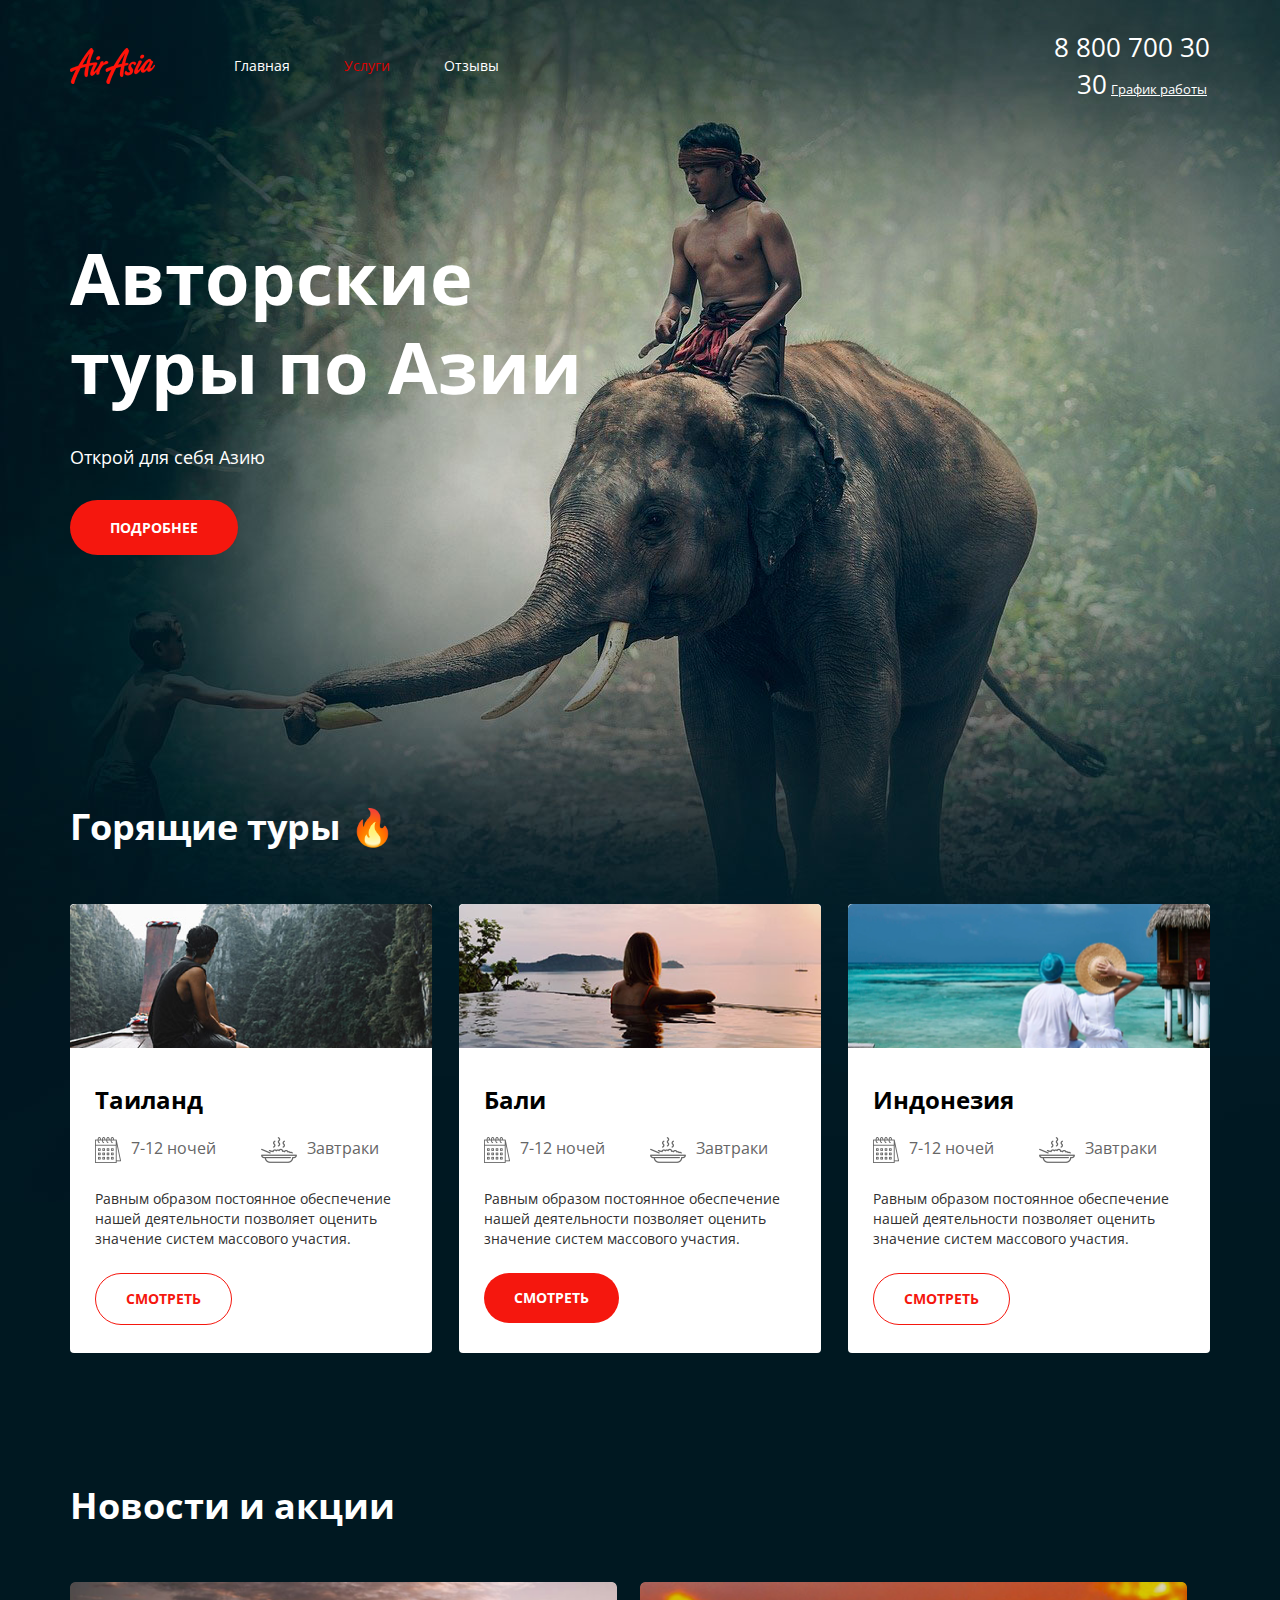
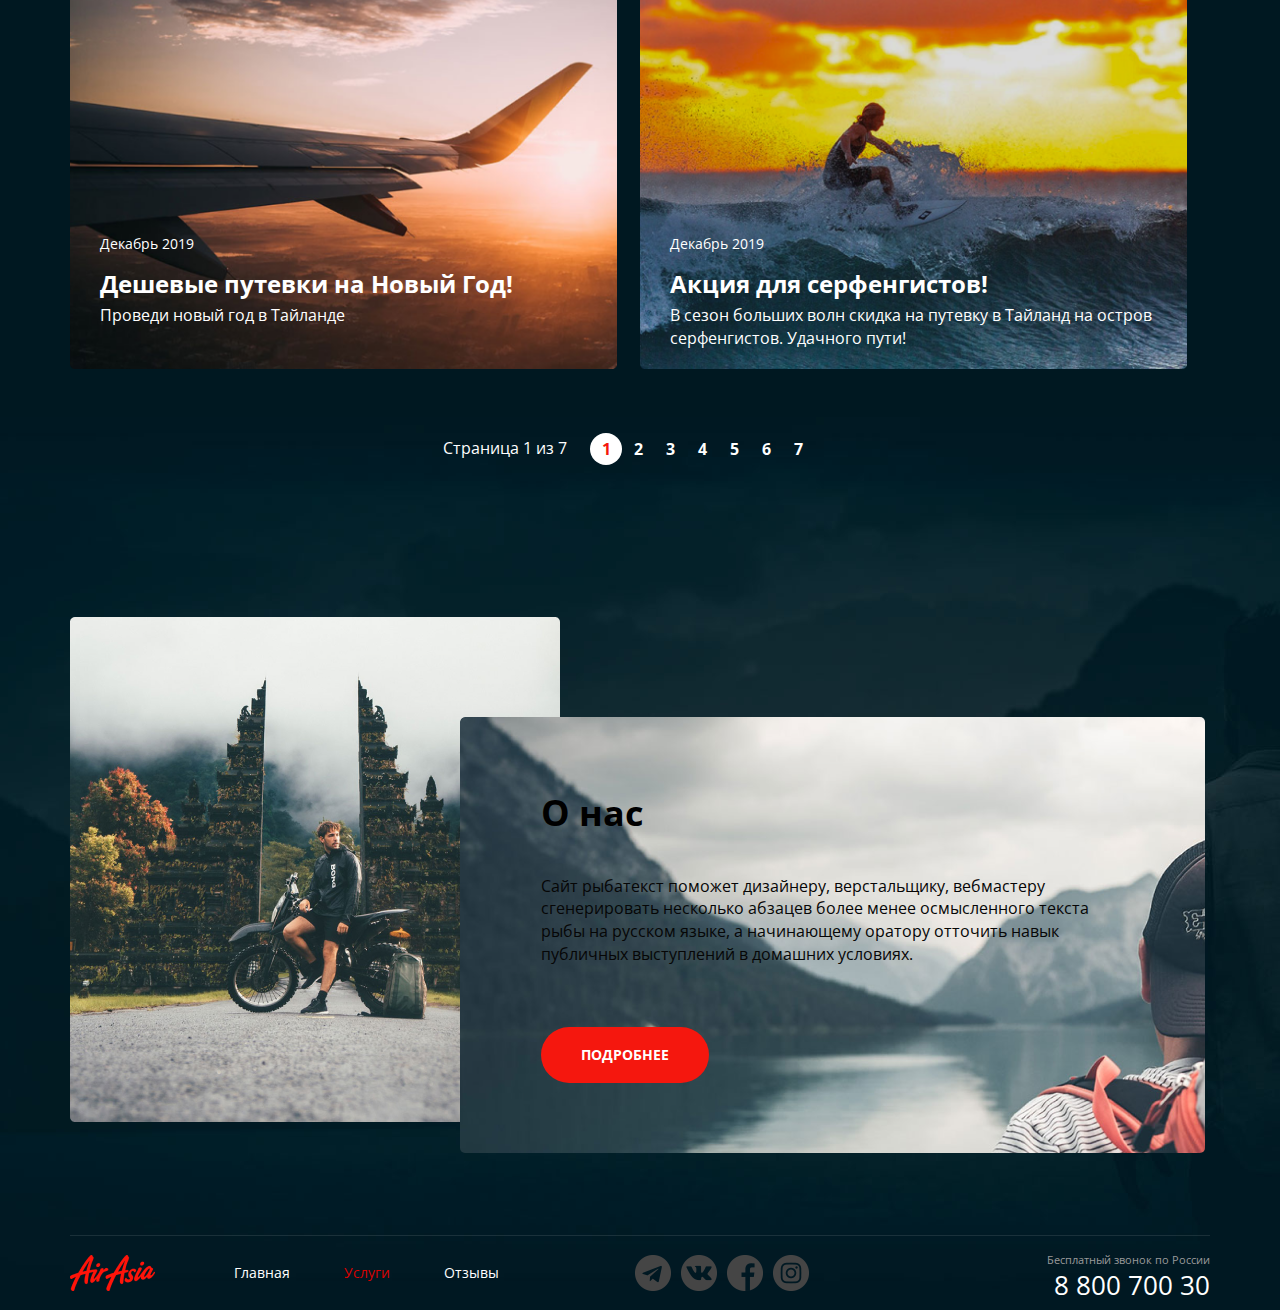
<file: project/index.html>
<!DOCTYPE html>
<html lang="ru">
<head>
  <meta charset="UTF-8">
  <meta http-equiv="X-UA-Compatible" content="IE=edge">
  <meta name="viewport" content="width=device-width, initial-scale=1.0">
  <link href="https://fonts.googleapis.com/css2?family=Open+Sans:wght@400;600&display=swap" rel="stylesheet">
  <title>Air-Asia</title>
  <link rel="stylesheet" href="./main.css">
</head>
<body>
  <div class="wrapper main-page-wrapper">
    <div class="wrapper__content">
      <section class="hero">
      <div class="container hero--container">
        <header class="header">
          <div class="header__col">
            <a href="/" class="logo">
              <img src="./img/logo.png" alt="air asia logo" class="logo__img">
            </a>
            <nav class="menu">
              <ul class="menu__list">
                <li class="menu__item"> <a href="#" class="menu__link">Главная</a></li>
                <li class="menu__item menu__item--active"> <a href="#" class="menu__link">Услуги</a></li>
                <li class="menu__item"> <a href="#" class="menu__link">Отзывы</a></li>
              </ul>
            </nav>
          </div>
          <div class="header__col header__col--align--right">
            <address class="contacts">
              <a href="tel:+78007003030" class="contacts__phone">8 800 700 30 30</a>
              <div class="contacts__dropdown-title">График работы</div>
            </address>
          </div>
        </header>
        <div class="hero__content">
          <div class="hero__text-section">
            <h1 class="hero__title">Авторские туры по Азии</h1>
            <h4 class="hero__subtitle">Открой для себя Азию</h4>
            <a href="#" class="btn btn--color--red">Подробнее</a>
          </div>
        </div>
      </div>
      </section>
      <section class="section">
        <div class="container">
          <h2 class="section__title">Горящие туры &#128293</h2>
          <ul class="offers">
            <li class="offers__item offer">
              <div class="offer__header"> <img src="./img/river.png" class="offer__header-img" alt="river"></div>
              <div class="offer__content">
                <h3 class="offer__title">Таиланд</h3>
                <div class="offer__planes">
                  <div class="offer__planes-cell">
                    <img src="./img/calendar.png" alt="calendar">
                    <div class="offer__plane-desc">7-12 ночей</div>
                  </div>
                  <div class="offer__planes-cell">
                    <img src="./img/meal.png" alt="meal">
                    <div class="offer__plane-desc">Завтраки</div>
                  </div>
                </div>
                <div class="offer__text">Равным образом постоянное обеспечение нашей деятельности позволяет оценить значение систем массового участия.</div>
                <a href="#" class="btn btn--color--white">Смотреть</a>
              </div>
            </li>
            <li class="offers__item offer">
              <div class="offer__header"><img src="./img/pool.png" class="offer__header-img" alt="pool"></div>
              <div class="offer__content">
                <h3 class="offer__title">Бали</h3>
                <div class="offer__planes">
                  <div class="offer__planes-cell">
                    <img src="./img/calendar.png" alt="calendar">
                    <div class="offer__plane-desc">7-12 ночей</div>
                  </div>
                  <div class="offer__planes-cell">
                    <img src="./img/meal.png" alt="meal">
                    <div class="offer__plane-desc">Завтраки</div>
                  </div>
                </div>
                <div class="offer__text">Равным образом постоянное обеспечение нашей деятельности позволяет оценить значение систем массового участия.</div>
                <a href="#" class="btn btn--color--red">Смотреть</a>
              </div>
            </li>
            <li class="offers__item offer">
              <div class="offer__header"><img src="./img/ocean.png" class="offer__header-img" alt="ocean"></div>
              <div class="offer__content">
                <h3 class="offer__title">Индонезия</h3>
                <div class="offer__planes">
                  <div class="offer__planes-cell">
                    <img src="./img/calendar.png" class="offer__plane-icon" alt="calendar">
                    <div class="offer__plane-desc">7-12 ночей</div>
                  </div>
                  <div class="offer__planes-cell">
                    <img src="./img/meal.png" class="offer__plane-icon" alt="meal">
                    <div class="offer__plane-desc">Завтраки</div>
                  </div>
                </div>
                <div class="offer__text">Равным образом постоянное обеспечение нашей деятельности позволяет оценить значение систем массового участия.</div>
                <a href="#" class="btn btn--color--white">Смотреть</a>
              </div>
            </li>
          </ul>
        </div>
      </section>
      <section class="section">
        <div class="container">
          <h2 class="section__title">Новости и акции</h2>
          <ul class="news">
            <li class="news__item single-news">
              <img src="./img/plain.png" alt="plain" class="news__cover">
              <div class="single-news__text-content">
                <time class="single-news__date">Декабрь 2019</time>
                <div class="single-news__title">Дешевые путевки на Новый Год!</div>
                <div class="single-news__desc">Проведи новый год в Тайланде</div>
              </div>
            </li>
            <li class="news__item single-news">
              <img src="./img/Surfer.png" alt="surfer" class="news__cover">
              <div class="single-news__text-content">
                <time class="single-news__date">Декабрь 2019</time>
                <div class="single-news__title">Акция для серфенгистов!</div>
                <div class="single-news__desc">В сезон больших волн скидка на путевку в Тайланд на остров серфенгистов. Удачного пути!</div>
              </div>
            </li>
          </ul>
          <div class="pager">
            <div class="pager__display">Страница 1 из 7</div>
            <ul class="pager__list">
              <li class="pager__item pager__item-active"><a href="#" class="pager__link">1</a></li>
              <li class="pager__item"><a href="#" class="pager__link">2</a></li>
              <li class="pager__item"><a href="#" class="pager__link">3</a></li>
              <li class="pager__item"><a href="#" class="pager__link">4</a></li>
              <li class="pager__item"><a href="#" class="pager__link">5</a></li>
              <li class="pager__item"><a href="#" class="pager__link">6</a></li>
              <li class="pager__item"><a href="#" class="pager__link">7</a></li>
            </ul>
          </div>
        </div>
      </section>
      <section class="section">
        <div class="container">
          <div class="about">
            <div class="about__desc">
              <h2 class="about__title">О нас</h2>
              <div class="about__desc-text">
                <p>Сайт рыбатекст поможет дизайнеру, верстальщику, вебмастеру сгенерировать несколько абзацев более менее осмысленного текста рыбы на русском языке, а начинающему оратору отточить навык публичных выступлений в домашних условиях.
                </p>
              </div>
              <a href="#" class="btn btn--color--red">Подробнее</a>
            </div>
          </div>
        </div>
      </section>
    </div>
    <footer class="footer-container">
      <div class="container footer-container__content">
        <div class="footer">
          <div class="footer__col">
          <a href="/" class="logo">
            <img src="./img/logo.png" alt="air asia logo" class="logo__img">
          </a>
          <nav class="menu">
            <ul class="menu__list">
              <li class="menu__item"> <a href="#" class="menu__link">Главная</a></li>
              <li class="menu__item menu__item--active"> <a href="#" class="menu__link">Услуги</a></li>
              <li class="menu__item"> <a href="#" class="menu__link">Отзывы</a></li>
            </ul>
          </nav>
          </div>
          <div class="footer__col--align--rignt">  
          <ul class="socials">
            <li class="socials__item socials__item--icon--tg">
              <a href="" class="socials__link"></a>
            </li>
            <li class="socials__item socials__item--icon--vk">
              <a href="" class="socials__link"></a>
            </li>
            <li class="socials__item socials__item--icon--fb">
              <a href="" class="socials__link"></a>
            </li>
            <li class="socials__item socials__item--icon--inst">
              <a href="" class="socials__link"></a>
            </li>
          </ul>
          </div>
          <address class="contacts">
            <div class="contacts__desc">Бесплатный звонок по России</div>
            <a href="tel:+78007003030" class="contacts__phone">8 800 700 30 30</a>
          </address>
        </div>
      </div>
    </footer>
  </div>
</body>
</html>
</file>
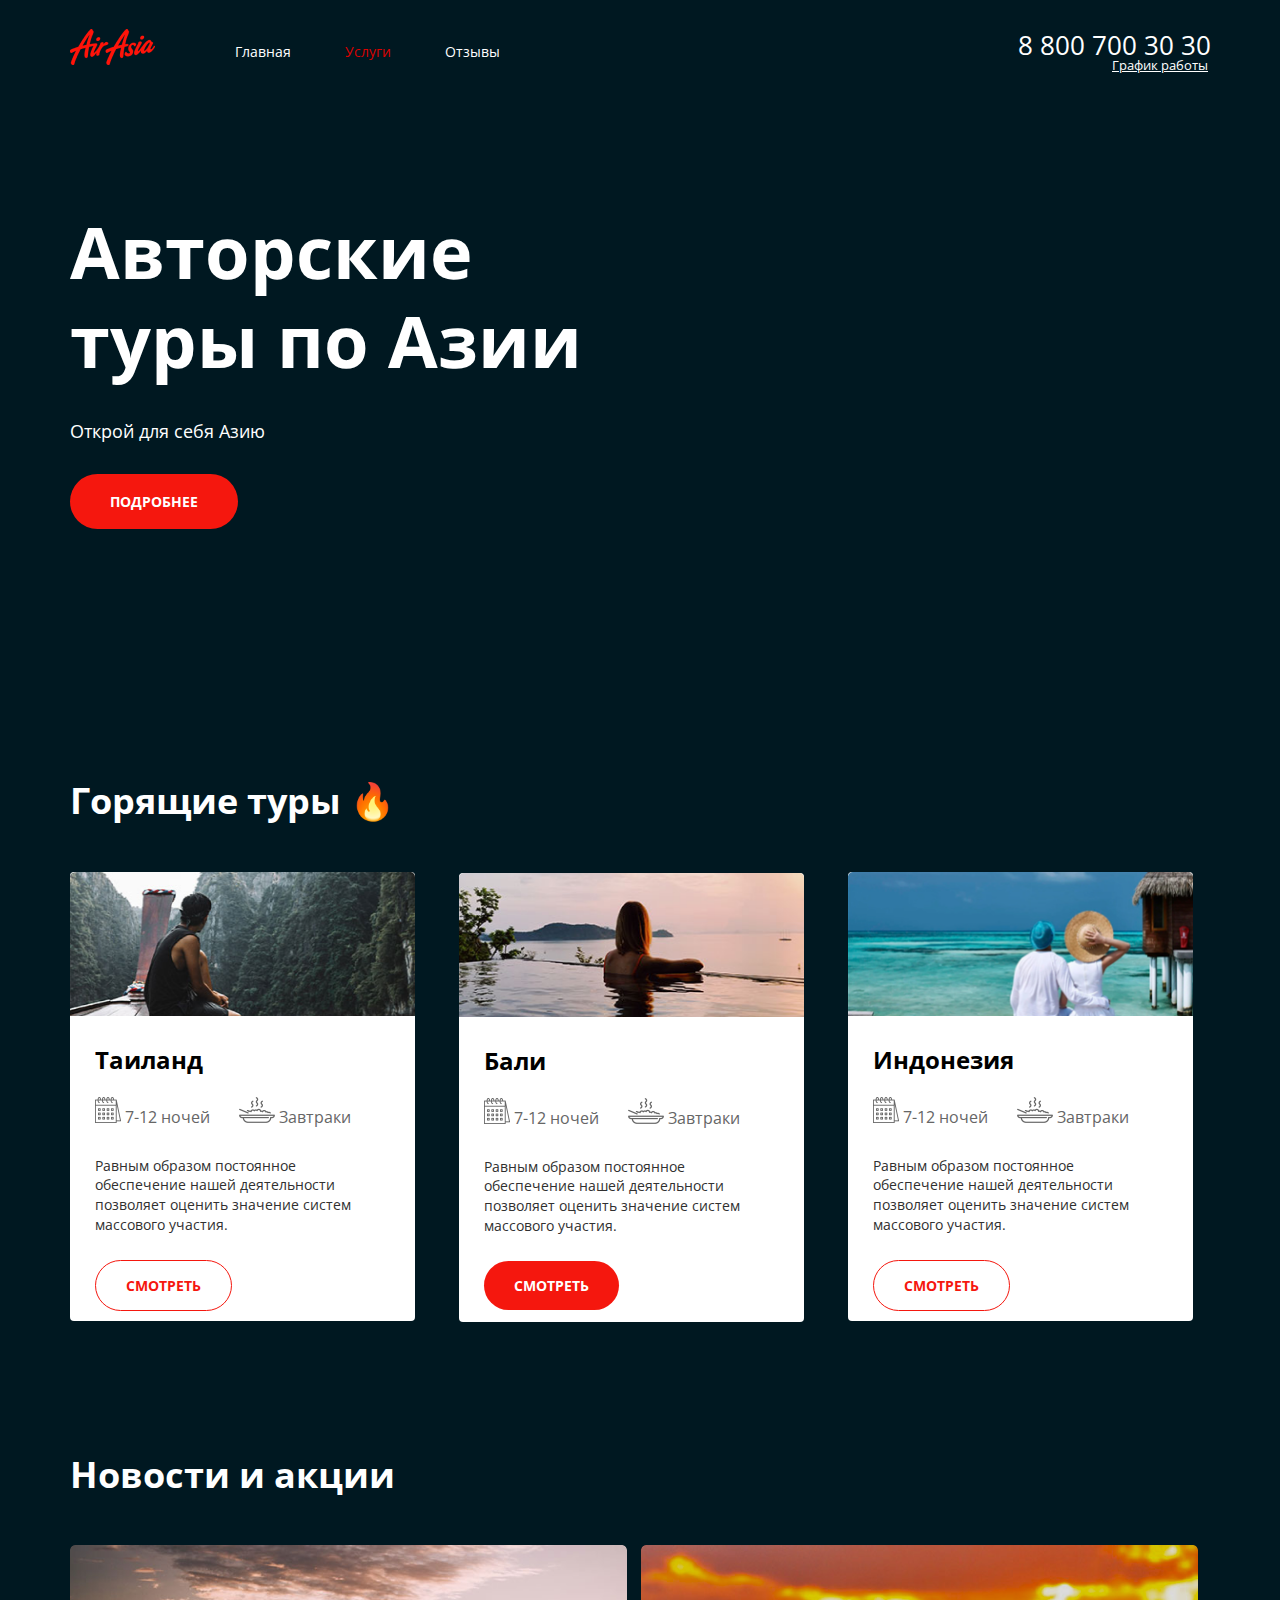
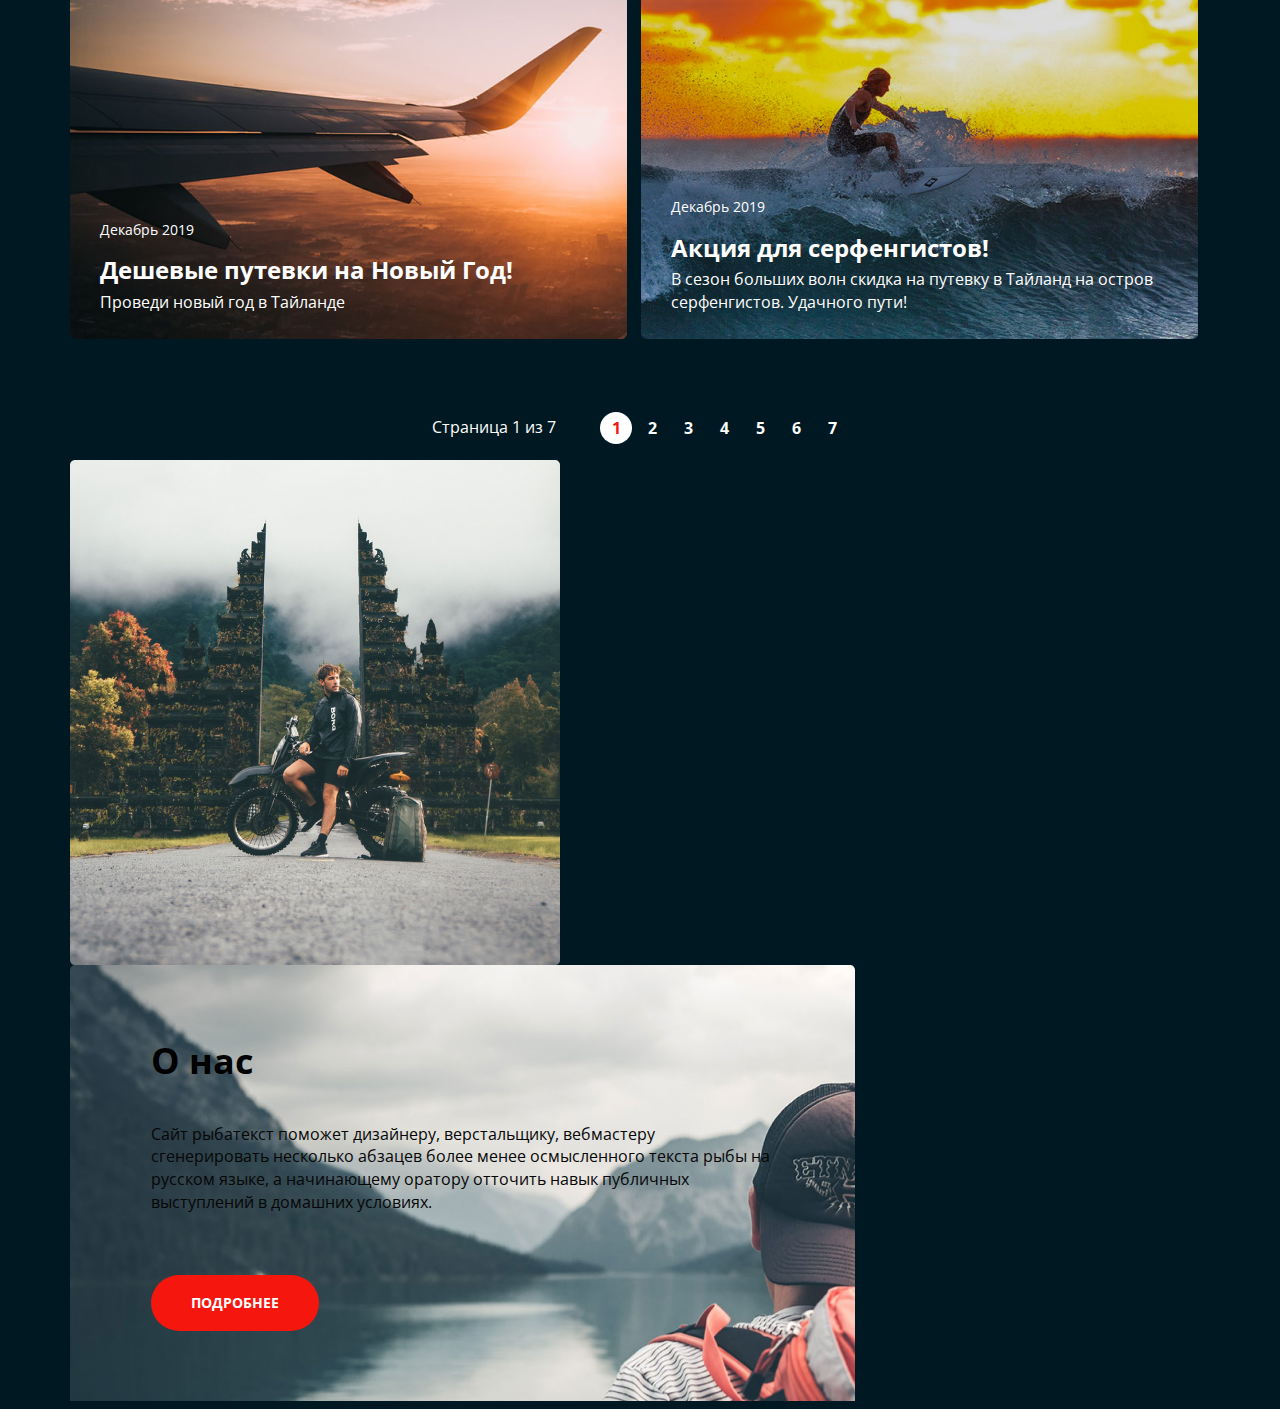
<file: project/index1.html>
<!DOCTYPE html>
<html lang="ru">
<head>
  <meta charset="UTF-8">
  <meta http-equiv="X-UA-Compatible" content="IE=edge">
  <meta name="viewport" content="width=device-width, initial-scale=1.0">
  <link href="https://fonts.googleapis.com/css2?family=Open+Sans:wght@400;600&display=swap" rel="stylesheet">
  <link rel="stylesheet" href="./main1.css">
  <title>Air-Asia</title>
</head>
<body>
  <div class="wrapper">
    <section class="hero">
     <div class="container">
      <header class="header">
        <a href="/" class="logo">
          <img src="./img/logo.png" alt="air asia logo" class="logo__img">
        </a>
        <nav class="menu">
          <ul class="menu__list">
            <li class="menu__item"> <a href="#" class="menu__link">Главная</a></li>
            <li class="menu__item menu__item--active"> <a href="#" class="menu__link">Услуги</a></li>
            <li class="menu__item"> <a href="#" class="menu__link">Отзывы</a></li>
          </ul>
        </nav>
        <address class="contacts">
          <a href="tel:+78007003030" class="contacts__phone">8 800 700 30 30</a>
          <div class="contacts__dropdown-title">График работы</div>
        </address>
      </header>
      <div class="hero__content">
        <div class="hero__text-section">
          <h1 class="hero__title">Авторские туры по Азии</h1>
          <h4 class="hero__subtitle">Открой для себя Азию</h4>
          <a href="#" class="btn btn--color--red">Подробнее</a>
        </div>
      </div>
     </div>
    </section>
    <section class="section">
      <div class="container">
        <h2 class="section__title">Горящие туры &#128293</h2>
        <ul class="offers">
          <li class="offers__item">
            <div class="offers__header"> <img src="./img/river.png" class="offers__header-img" alt="river"></div>
            <div class="offers__content">
              <h3 class="offers__title">Таиланд</h3>
              <div class="offers__planes">
                <div class="offers__planes-cell">
                  <img src="./img/calendar.png" alt="calendar">
                  <div class="offers__plane-desc">7-12 ночей</div>
                </div>
                <div class="offers__planes-cell">
                  <img src="./img/meal.png" alt="meal">
                  <div class="offers__plane-desc">Завтраки</div>
                </div>
              </div>
              <div class="offers__text">Равным образом постоянное обеспечение нашей деятельности позволяет оценить значение систем массового участия.</div>
              <a href="#" class="btn btn--color--white">Смотреть</a>
            </div>
          </li>
          <li class="offers__item">
            <div class="offers__header"><img src="./img/pool.png" class="offers__header-img" alt="pool"></div>
            <div class="offers__content">
              <h3 class="offers__title">Бали</h3>
              <div class="offers__planes">
                <div class="offers__planes-cell">
                  <img src="./img/calendar.png" alt="calendar">
                  <div class="offers__plane-desc">7-12 ночей</div>
                </div>
                <div class="offers__planes-cell">
                  <img src="./img/meal.png" alt="meal">
                  <div class="offers__plane-desc">Завтраки</div>
                </div>
              </div>
              <div class="offers__text">Равным образом постоянное обеспечение нашей деятельности позволяет оценить значение систем массового участия.</div>
              <a href="#" class="btn btn--color--red">Смотреть</a>
            </div>
          </li>
          <li class="offers__item">
            <div class="offers__header"><img src="./img/ocean.png" class="offers__header-img" alt="ocean"></div>
            <div class="offers__content">
              <h3 class="offers__title">Индонезия</h3>
              <div class="offers__planes">
                <div class="offers__planes-cell">
                  <img src="./img/calendar.png" class="offers__plane-icon" alt="calendar">
                  <div class="offers__plane-desc">7-12 ночей</div>
                </div>
                <div class="offers__planes-cell">
                  <img src="./img/meal.png" class="offers__plane-icon" alt="meal">
                  <div class="offers__plane-desc">Завтраки</div>
                </div>
              </div>
              <div class="offers__text">Равным образом постоянное обеспечение нашей деятельности позволяет оценить значение систем массового участия.</div>
              <a href="#" class="btn btn--color--white">Смотреть</a>
            </div>
          </li>
        </ul>
      </div>
    </section>
    <section class="section">
      <div class="container">
        <h2 class="section__title">Новости и акции</h2>
        <ul class="news">
          <li class="news__item">
            <img src="./img/plain.png" alt="plain" class="news__cover">
            <div class="news__text-content">
              <time class="news__date">Декабрь 2019</time>
              <div class="news__title">Дешевые путевки на Новый Год!</div>
              <div class="news__desc">Проведи новый год в Тайланде</div>
            </div>
          </li>
          <li class="news__item">
            <img src="./img/Surfer.png" alt="surfer" class="news__cover">
            <div class="news__text-content">
              <time class="news__date">Декабрь 2019</time>
              <div class="news__title">Акция для серфенгистов!</div>
              <div class="news__desc">В сезон больших волн скидка на путевку в Тайланд на остров серфенгистов. Удачного пути!</div>
            </div>
          </li>
        </ul>
        <div class="pager">
          <div class="pager__display">Страница 1 из 7</div>
          <ul class="pager__list">
            <li class="pager__item pager__item-active"><a href="#" class="pager__link">1</a></li>
            <li class="pager__item"><a href="#" class="pager__link">2</a></li>
            <li class="pager__item"><a href="#" class="pager__link">3</a></li>
            <li class="pager__item"><a href="#" class="pager__link">4</a></li>
            <li class="pager__item"><a href="#" class="pager__link">5</a></li>
            <li class="pager__item"><a href="#" class="pager__link">6</a></li>
            <li class="pager__item"><a href="#" class="pager__link">7</a></li>
          </ul>
        </div>
      </div>
    </section>
    <section class="section">
      <div class="container">
        <div class="about">
          <div class="about__desc">
            <h2 class="about__title">О нас</h2>
            <div class="about__desc-text">
              <p>Сайт рыбатекст поможет дизайнеру, верстальщику, вебмастеру сгенерировать несколько абзацев более менее осмысленного текста рыбы на русском языке, а начинающему оратору отточить навык публичных выступлений в домашних условиях.
              </p>
            </div>
            <a href="#" class="btn btn--color--red">Подробнее</a>
          </div>
        </div>
      </div>
    </section>
  </div>
</body>
</html>
</file>
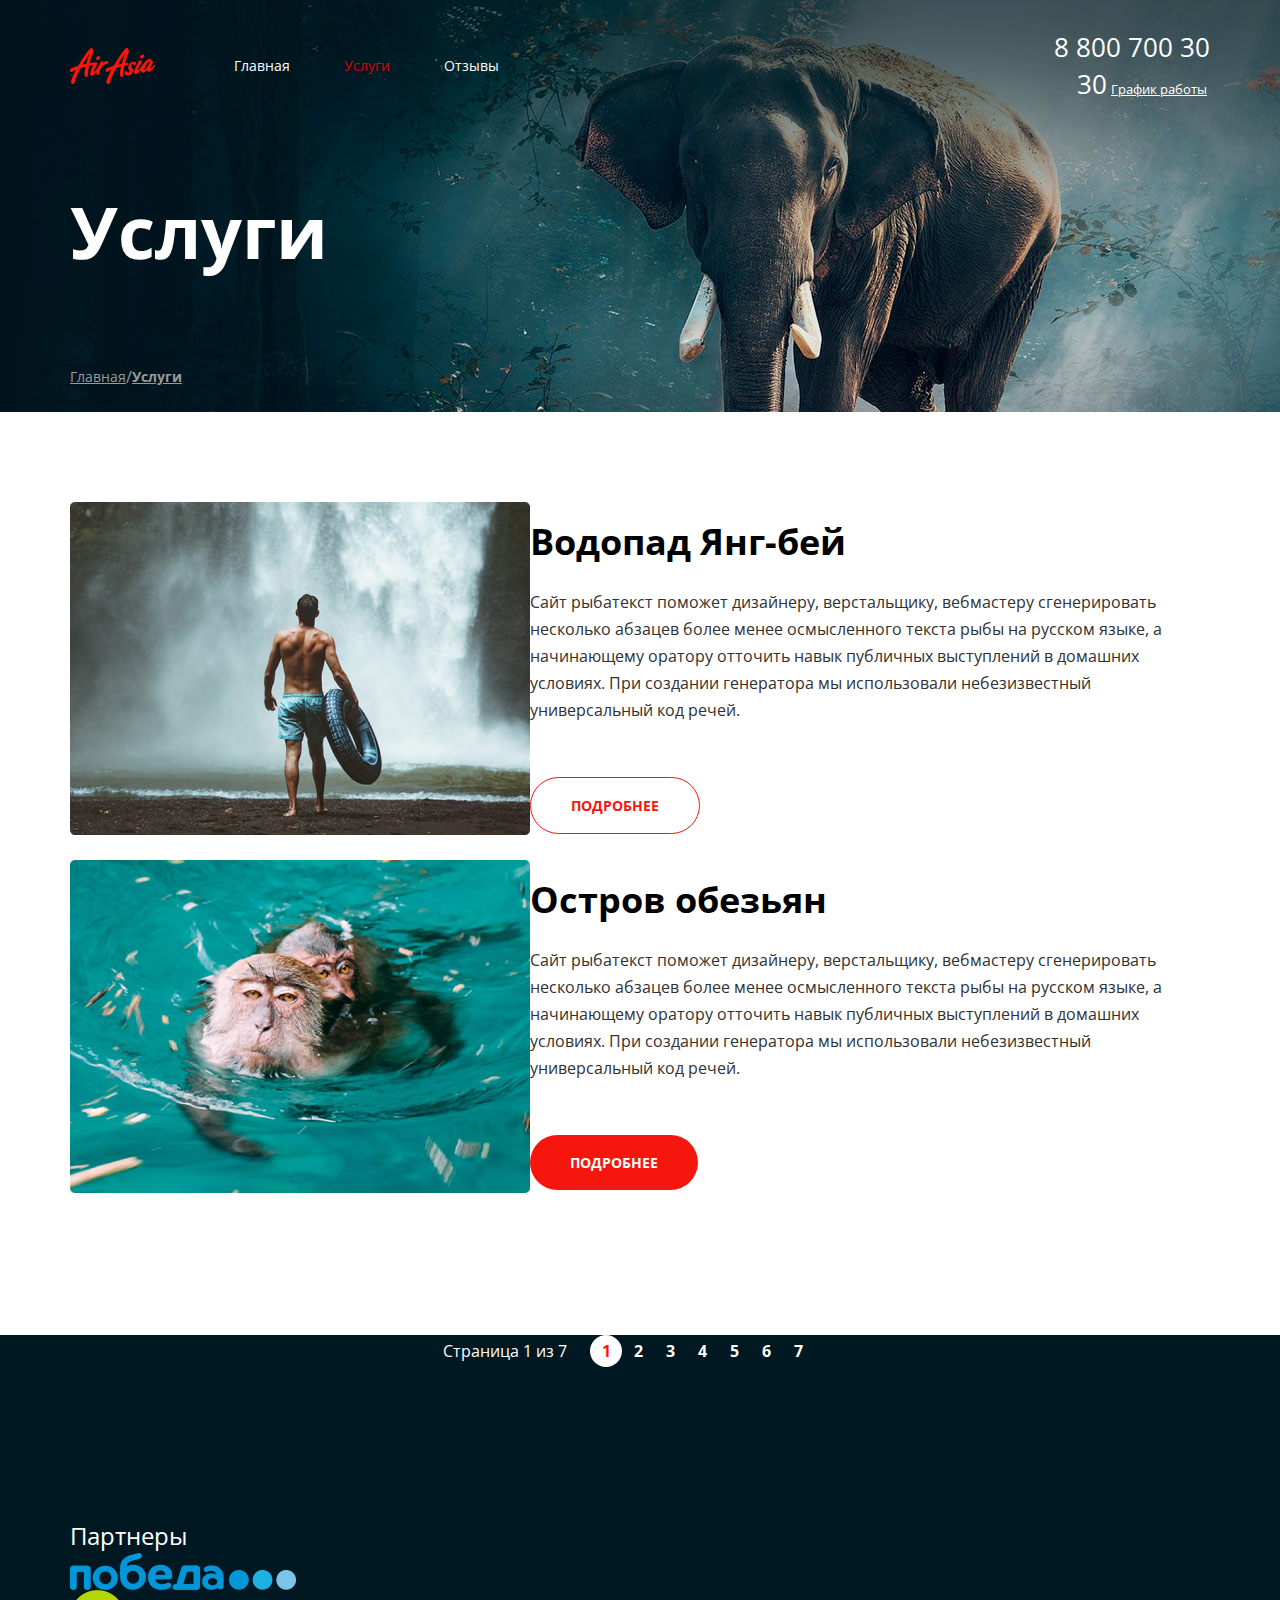
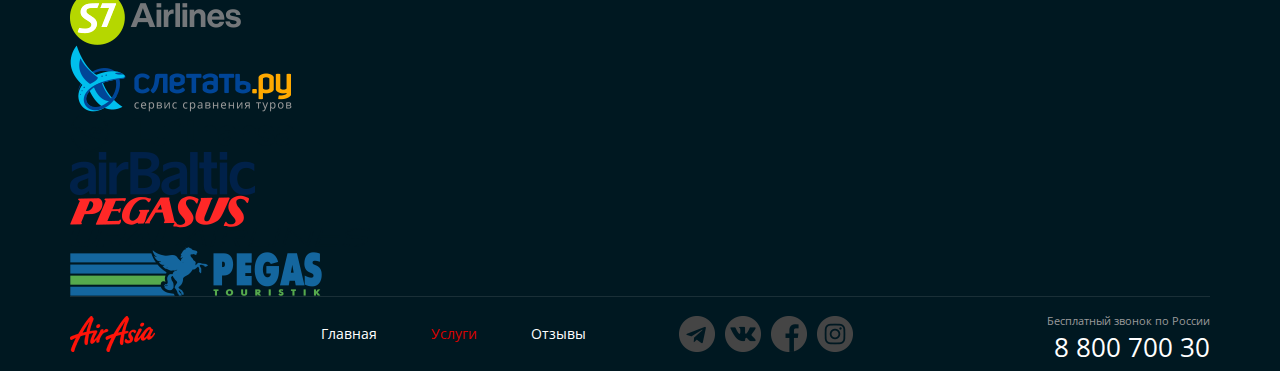
<file: project/index2.html>
<!DOCTYPE html>
<html lang="ru">
<head>
  <meta charset="UTF-8">
  <meta http-equiv="X-UA-Compatible" content="IE=edge">
  <meta name="viewport" content="width=device-width, initial-scale=1.0">
  <link href="https://fonts.googleapis.com/css2?family=Open+Sans:wght@400;600&display=swap" rel="stylesheet">
  <title>Air-Asia</title>
  <link rel="stylesheet" href="./main.css">
  <link rel="stylesheet" href="./main2.css">
</head>
<body>
  <div class="wrapper services-page-wrapper">
    <div class="wrapper__content">
      <section class="top-line">
        <div class="container top-line__container">
          <header class="header">
            <div class="header__col">
              <a href="/" class="logo">
                <img src="./img/logo.png" alt="air asia logo" class="logo__img">
              </a>
              <nav class="menu">
                <ul class="menu__list">
                  <li class="menu__item"> <a href="#" class="menu__link">Главная</a></li>
                  <li class="menu__item menu__item--active"> <a href="#" class="menu__link">Услуги</a></li>
                  <li class="menu__item"> <a href="#" class="menu__link">Отзывы</a></li>
                </ul>
              </nav>
            </div>
            <div class="header__col header__col--align--right">
              <address class="contacts">
                <a href="tel:+78007003030" class="contacts__phone">8 800 700 30 30</a>
                <div class="contacts__dropdown-title">График работы</div>
              </address>
            </div>
          </header>
          <h1 class="page-title">Услуги</h1>
          <nav class="breadcrumbs">
            <ul class="breadcrumbs__list">
              <li class="breadcrumbs__item">
                <a href="#" class="breadcrumbs__link">Главная</a>
              </li>
              <li class="breadcrumbs__item breadcrumbs__item--active">
                <a href="#" class="breadcrumbs__link">Услуги</a>
              </li>
            </ul>
          </nav>
        </div>
      </section>
      <main class="page__content">
        <div class="container">
          <ul class="services">
            <li class="services__item service">
              <div class="services__img">
                <img src="./img/waterfall.png" class="service__img-elem" alt="waterfall">
              </div>
              <div class="service__content">
                <h2 class="service__title">Водопад Янг-бей</h2>
                <div class="service__desc">
                  <p>
                    Сайт рыбатекст поможет дизайнеру, верстальщику, вебмастеру сгенерировать несколько абзацев более менее осмысленного текста рыбы на русском языке, а начинающему оратору отточить навык публичных выступлений в домашних условиях. При создании генератора мы использовали небезизвестный универсальный код речей.
                  </p>
                </div>
                <a href="#" class="btn btn--color--white">Подробнее</a>
              </div>
            </li>

            <li class="services__item service">
              <div class="services__img">
                <img src="./img/monkeys.png" class="service__img-elem" alt="monkeys">
              </div>
              <div class="service__content">
                <h2 class="service__title">Остров обезьян</h2>
                <div class="service__desc">
                  <p>
                    Сайт рыбатекст поможет дизайнеру, верстальщику, вебмастеру сгенерировать несколько абзацев более менее осмысленного текста рыбы на русском языке, а начинающему оратору отточить навык публичных выступлений в домашних условиях. При создании генератора мы использовали небезизвестный универсальный код речей.
                  </p>
                </div>
                <a href="#" class="btn btn--color--red">Подробнее</a>
              </div>
            </li>
          </ul>
        </div>
      </main>
      <section class="section">
        <div class="container">
          <div class="pager">
            <div class="pager__display">Страница 1 из 7</div>
            <ul class="pager__list">
              <li class="pager__item pager__item-active"><a href="#" class="pager__link">1</a></li>
              <li class="pager__item"><a href="#" class="pager__link">2</a></li>
              <li class="pager__item"><a href="#" class="pager__link">3</a></li>
              <li class="pager__item"><a href="#" class="pager__link">4</a></li>
              <li class="pager__item"><a href="#" class="pager__link">5</a></li>
              <li class="pager__item"><a href="#" class="pager__link">6</a></li>
              <li class="pager__item"><a href="#" class="pager__link">7</a></li>
            </ul>
          </div>
        </div>
      </section>
      <section class="section">
        <div class="container">
          <div class="pairs">
           <h2 class="pairs__title">Партнеры</h2>
             <ul class="pairs__list">
               <li class="pairs__item"><img src="./img/pairs/pobeda.png" alt="pobeda"></li>
               <li class="pairs__item"><img src="./img/pairs/s7.png" alt="s7"></li>
               <li class="pairs__item"><img src="./img/pairs/lets-fly.png" alt="lets-fly"></li>
               <li class="pairs__item"><img src="./img/pairs/lufthansa.png" alt="lufthansa"></li>
               <li class="pairs__item"><img src="./img/pairs/airbaltic.png" alt="airbaltic"></li>
               <li class="pairs__item"><img src="./img/pairs/pegasus.png" alt="pegasus"></li>
               <li class="pairs__item"><img src="./img/pairs/ural.png" alt="ural"></li>
               <li class="pairs__item"><img src="./img/pairs/pegas.png" alt="pegas"></li>
             </ul>
           </div>
        </div>
      </section>
    </div>
    <footer class="footer-container">
      <div class="container footer-container__content">
        <div class="footer">
          <a href="/" class="logo">
            <img src="./img/logo.png" alt="air asia logo" class="logo__img">
          </a>
          <nav class="menu">
            <ul class="menu__list">
              <li class="menu__item"> <a href="#" class="menu__link">Главная</a></li>
              <li class="menu__item menu__item--active"> <a href="#" class="menu__link">Услуги</a></li>
              <li class="menu__item"> <a href="#" class="menu__link">Отзывы</a></li>
            </ul>
          </nav>
          <ul class="socials">
            <li class="socials__item socials__item--icon--tg">
              <a href="" class="socials__link"></a>
            </li>
            <li class="socials__item socials__item--icon--vk">
              <a href="" class="socials__link"></a>
            </li>
            <li class="socials__item socials__item--icon--fb">
              <a href="" class="socials__link"></a>
            </li>
            <li class="socials__item socials__item--icon--inst">
              <a href="" class="socials__link"></a>
            </li>
          </ul>
          <address class="contacts">
            <div class="contacts__desc">Бесплатный звонок по России</div>
            <a href="tel:+78007003030" class="contacts__phone">8 800 700 30 30</a>
          </address>
        </div>
      </div>
    </footer>
  </div>
</body>
</file>
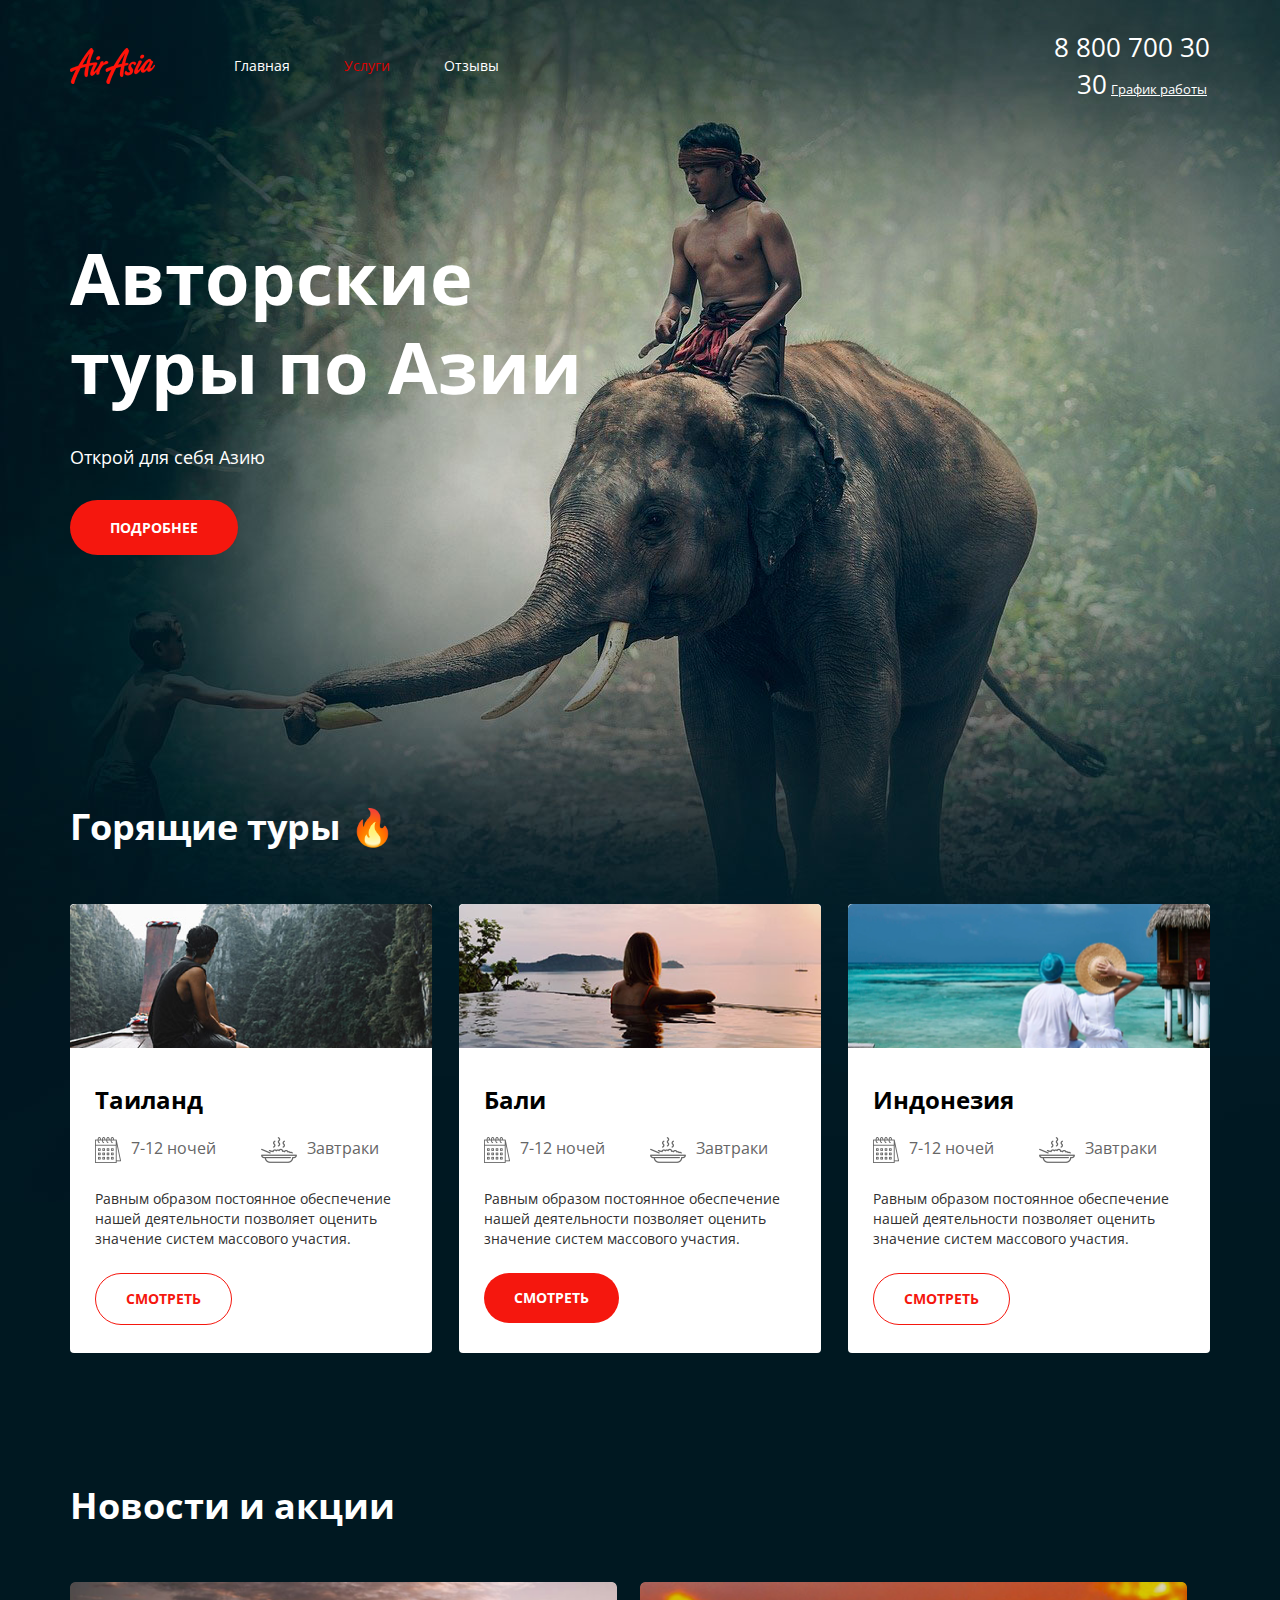
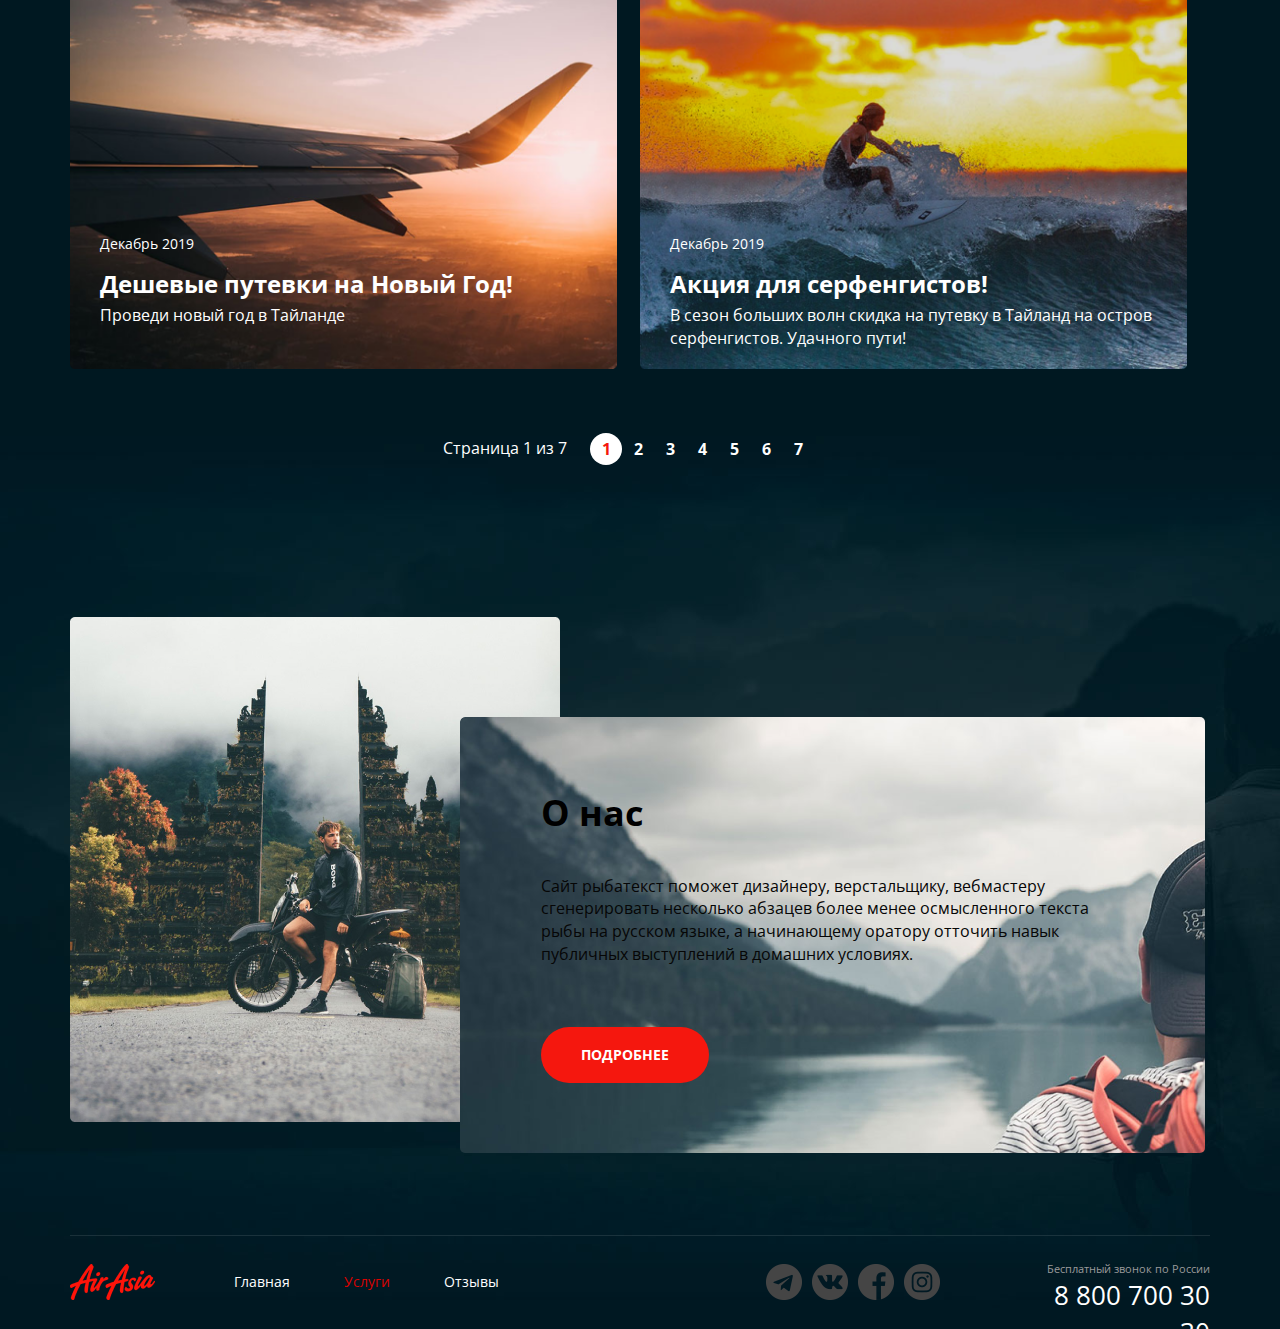
<file: project/main.html>
<!DOCTYPE html>
<html lang="ru">
<head>
  <meta charset="UTF-8">
  <meta http-equiv="X-UA-Compatible" content="IE=edge">
  <meta name="viewport" content="width=device-width, initial-scale=1.0">
  <link href="https://fonts.googleapis.com/css2?family=Open+Sans:wght@400;600&display=swap" rel="stylesheet">
  <title>Air-Asia | Main</title>
  <link rel="stylesheet" href="./css/blocks/main.css">
</head>
<body>
  <div class="wrapper main-page-wrapper">
    <div class="wrapper__content">
      <section class="hero">
      <div class="container hero--container">
        <header class="header">
          <div class="header__col">
            <a href="/" class="logo">
              <img src="./img/logo.png" alt="air asia logo" class="logo__img">
            </a>
            <nav class="menu">
              <ul class="menu__list">
                <li class="menu__item"> <a href="#" class="menu__link">Главная</a></li>
                <li class="menu__item menu__item--active"> <a href="#" class="menu__link">Услуги</a></li>
                <li class="menu__item"> <a href="#" class="menu__link">Отзывы</a></li>
              </ul>
            </nav>
          </div>
          <div class="header__col header__col--align--right">
            <address class="contacts">
              <a href="tel:+78007003030" class="contacts__phone">8 800 700 30 30</a>
              <div class="contacts__dropdown-title">График работы</div>
              <ul class="timetable">
                <div class="timetable__trigon"></div>
                <li class="timetable__item--bold">пн-вс: 09:00-20:00</li>
                <li class="timetable__item">Обед: 14:00-14:30</li>
              </ul>
            </address>
          </div>
        </header>
        <div class="hero__content">
          <div class="hero__text-section">
            <h1 class="hero__title">Авторские туры по Азии</h1>
            <h4 class="hero__subtitle">Открой для себя Азию</h4>
            <a href="#" class="btn btn--color--red">Подробнее</a>
          </div>
        </div>
      </div>
      </section>
      <section class="section">
        <div class="container">
          <h2 class="section__title">Горящие туры &#128293</h2>
          <ul class="offers">
            <li class="offers__item offer">
              <div class="offer__header"> <img src="./img/river.png" class="offer__header-img" alt="river"></div>
              <div class="offer__content">
                <h3 class="offer__title">Таиланд</h3>
                <div class="offer__planes">
                  <div class="offer__planes-cell">
                    <img src="./img/calendar.png" alt="calendar">
                    <div class="offer__plane-desc">7-12 ночей</div>
                  </div>
                  <div class="offer__planes-cell">
                    <img src="./img/meal.png" alt="meal">
                    <div class="offer__plane-desc">Завтраки</div>
                  </div>
                </div>
                <div class="offer__text">Равным образом постоянное обеспечение нашей деятельности позволяет оценить значение систем массового участия.</div>
                <a href="#" class="btn btn--color--white">Смотреть</a>
              </div>
            </li>
            <li class="offers__item offer">
              <div class="offer__header"><img src="./img/pool.png" class="offer__header-img" alt="pool"></div>
              <div class="offer__content">
                <h3 class="offer__title">Бали</h3>
                <div class="offer__planes">
                  <div class="offer__planes-cell">
                    <img src="./img/calendar.png" alt="calendar">
                    <div class="offer__plane-desc">7-12 ночей</div>
                  </div>
                  <div class="offer__planes-cell">
                    <img src="./img/meal.png" alt="meal">
                    <div class="offer__plane-desc">Завтраки</div>
                  </div>
                </div>
                <div class="offer__text">Равным образом постоянное обеспечение нашей деятельности позволяет оценить значение систем массового участия.</div>
                <a href="#" class="btn btn--color--red">Смотреть</a>
              </div>
            </li>
            <li class="offers__item offer">
              <div class="offer__header"><img src="./img/ocean.png" class="offer__header-img" alt="ocean"></div>
              <div class="offer__content">
                <h3 class="offer__title">Индонезия</h3>
                <div class="offer__planes">
                  <div class="offer__planes-cell">
                    <img src="./img/calendar.png" class="offer__plane-icon" alt="calendar">
                    <div class="offer__plane-desc">7-12 ночей</div>
                  </div>
                  <div class="offer__planes-cell">
                    <img src="./img/meal.png" class="offer__plane-icon" alt="meal">
                    <div class="offer__plane-desc">Завтраки</div>
                  </div>
                </div>
                <div class="offer__text">Равным образом постоянное обеспечение нашей деятельности позволяет оценить значение систем массового участия.</div>
                <a href="#" class="btn btn--color--white">Смотреть</a>
              </div>
            </li>
          </ul>
        </div>
      </section>
      <section class="section">
        <div class="container">
          <h2 class="section__title">Новости и акции</h2>
          <ul class="news">
            <li class="news__item single-news">
              <img src="./img/plain.png" alt="plain" class="news__cover">
              <div class="single-news__text-content">
                <time class="single-news__date">Декабрь 2019</time>
                <div class="single-news__title">Дешевые путевки на Новый Год!</div>
                <div class="single-news__desc">Проведи новый год в Тайланде</div>
              </div>
            </li>
            <li class="news__item single-news">
              <img src="./img/Surfer.png" alt="surfer" class="news__cover">
              <div class="single-news__text-content">
                <time class="single-news__date">Декабрь 2019</time>
                <div class="single-news__title">Акция для серфенгистов!</div>
                <div class="single-news__desc">В сезон больших волн скидка на путевку в Тайланд на остров серфенгистов. Удачного пути!</div>
              </div>
            </li>
          </ul>
          <div class="pager">
            <div class="pager__display">Страница 1 из 7</div>
            <ul class="pager__list">
              <li class="pager__item pager__item-active"><a href="#" class="pager__link">1</a></li>
              <li class="pager__item"><a href="#" class="pager__link">2</a></li>
              <li class="pager__item"><a href="#" class="pager__link">3</a></li>
              <li class="pager__item"><a href="#" class="pager__link">4</a></li>
              <li class="pager__item"><a href="#" class="pager__link">5</a></li>
              <li class="pager__item"><a href="#" class="pager__link">6</a></li>
              <li class="pager__item"><a href="#" class="pager__link">7</a></li>
            </ul>
          </div>
        </div>
      </section>
      <section class="section">
        <div class="container">
          <div class="about">
            <div class="about__desc">
              <h2 class="about__title">О нас</h2>
              <div class="about__desc-text">
                <p>Сайт рыбатекст поможет дизайнеру, верстальщику, вебмастеру сгенерировать несколько абзацев более менее осмысленного текста рыбы на русском языке, а начинающему оратору отточить навык публичных выступлений в домашних условиях.
                </p>
              </div>
              <a href="#" class="btn btn--color--red">Подробнее</a>
            </div>
          </div>
        </div>
      </section>
    </div>
    <footer class="footer-container">
      <div class="container footer-container__content">
        <div class="footer footer-conteiner__section">
          <div class="footer__col">
          <a href="/" class="logo">
            <img src="./img/logo.png" alt="air asia logo" class="logo__img">
          </a>
          <nav class="menu">
            <ul class="menu__list">
              <li class="menu__item"> <a href="#" class="menu__link">Главная</a></li>
              <li class="menu__item menu__item--active"> <a href="#" class="menu__link">Услуги</a></li>
              <li class="menu__item"> <a href="#" class="menu__link">Отзывы</a></li>
            </ul>
          </nav>
          </div>
          <div class="footer__col--align--rignt">  
          <ul class="socials">
            <li class="socials__item socials__item--icon--tg">
              <a href="" class="socials__link"></a>
            </li>
            <li class="socials__item socials__item--icon--vk">
              <a href="" class="socials__link"></a>
            </li>
            <li class="socials__item socials__item--icon--fb">
              <a href="" class="socials__link"></a>
            </li>
            <li class="socials__item socials__item--icon--inst">
              <a href="" class="socials__link"></a>
            </li>
          </ul>
          <address class="contacts">
            <div class="contacts__desc">Бесплатный звонок по России</div>
            <a href="tel:+78007003030" class="contacts__phone">8 800 700 30 30</a>
          </address>
         </div>
        </div>
      </div>
    </footer>
  </div>
</body>
</html>
</file>
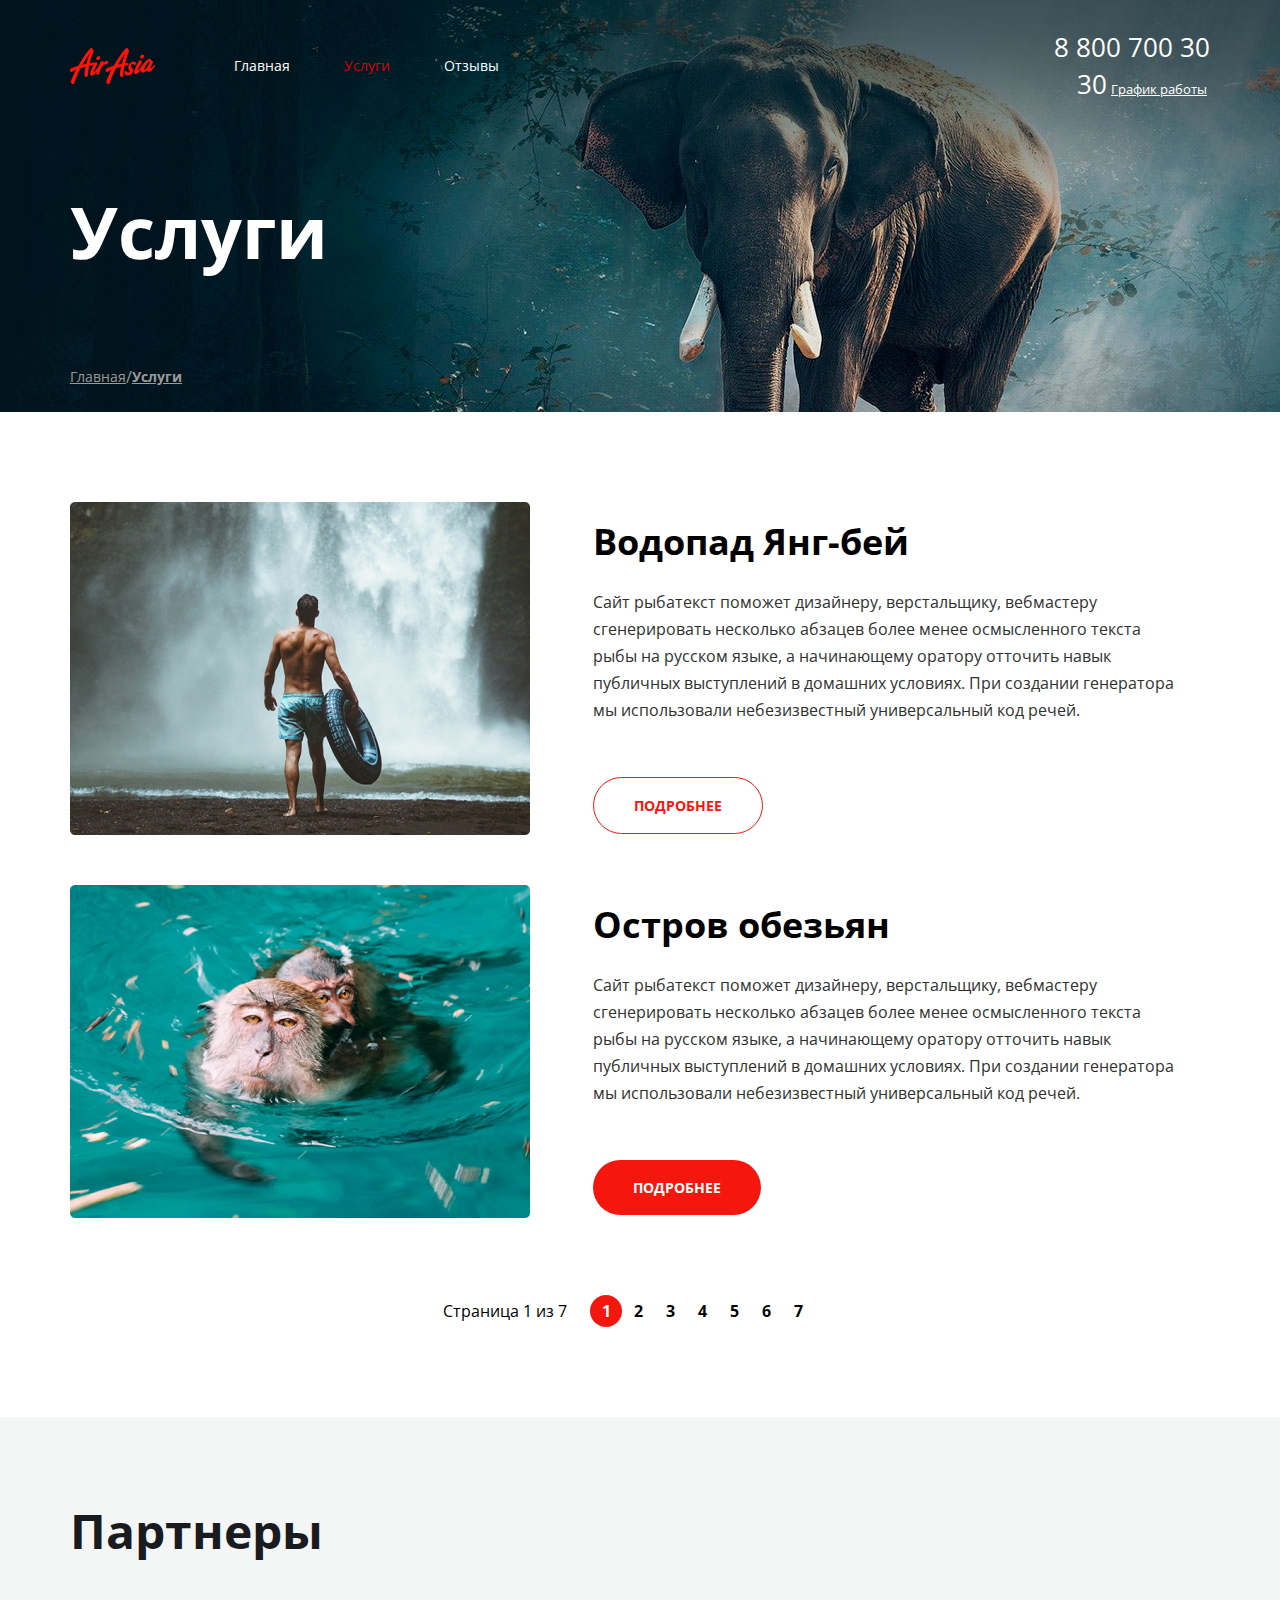
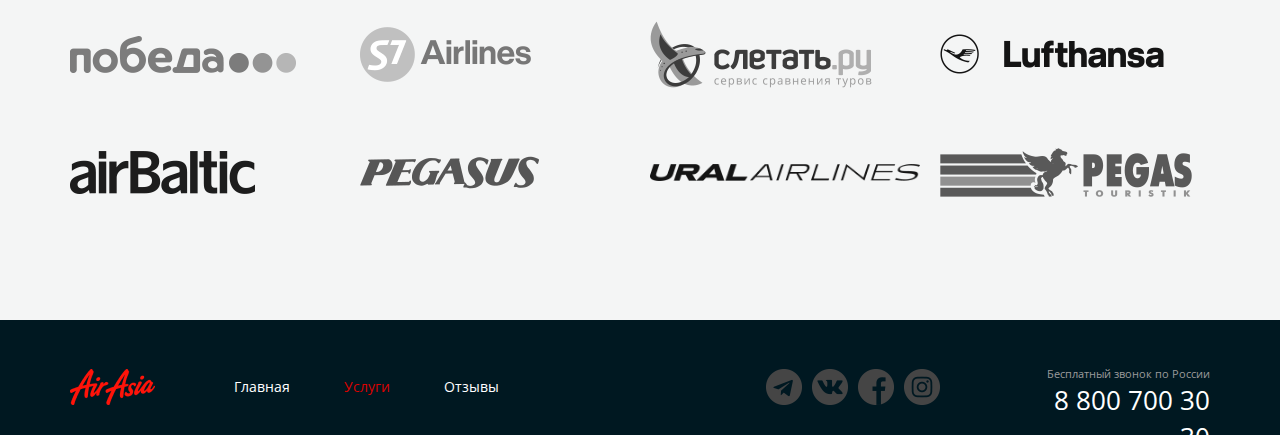
<file: project/services.html>
<!DOCTYPE html>
<html lang="ru">
<head>
  <meta charset="UTF-8">
  <meta http-equiv="X-UA-Compatible" content="IE=edge">
  <meta name="viewport" content="width=device-width, initial-scale=1.0">
  <link href="https://fonts.googleapis.com/css2?family=Open+Sans:wght@400;600&display=swap" rel="stylesheet">
  <title>Air-Asia | Servisec</title>
  <link rel="stylesheet" href="./css/blocks/main.css">
</head>
<body>
  <div class="wrapper">
    <div class="wrapper__content">
      <section class="top-line">
        <div class="container top-line__container">
          <header class="header">
            <div class="header__col">
              <a href="/" class="logo">
                <img src="./img/logo.png" alt="air asia logo" class="logo__img">
              </a>
              <nav class="menu">
                <ul class="menu__list">
                  <li class="menu__item"> <a href="#" class="menu__link">Главная</a></li>
                  <li class="menu__item menu__item--active"> <a href="#" class="menu__link">Услуги</a></li>
                  <li class="menu__item"> <a href="#" class="menu__link">Отзывы</a></li>
                </ul>
              </nav>
            </div>
            <div class="header__col header__col--align--right">
              <address class="contacts">
                <a href="tel:+78007003030" class="contacts__phone">8 800 700 30 30</a>
                <div class="contacts__dropdown-title">График работы</div>
              </address>
            </div>
          </header>
          <h1 class="page-title">Услуги</h1>
          <nav class="breadcrumbs">
            <ul class="breadcrumbs__list">
              <li class="breadcrumbs__item">
                <a href="#" class="breadcrumbs__link">Главная</a>
              </li>
              <li class="breadcrumbs__item breadcrumbs__item--active">
                <a href="#" class="breadcrumbs__link">Услуги</a>
              </li>
            </ul>
          </nav>
        </div>
      </section>
      <main class="page__content">
        <div class="container">
          <ul class="services">
            <li class="services__item service">
              <a href="" class="service">
                <div class="service__img">
                  <img src="./img/waterfall.png" class="service__img-elem" alt="waterfall">
                </div>
                <div class="service__content">
                  <h2 class="service__title">Водопад Янг-бей</h2>
                  <div class="service__desc">
                    <p>
                      Сайт рыбатекст поможет дизайнеру, верстальщику, вебмастеру сгенерировать несколько абзацев более менее осмысленного текста рыбы на русском языке, а начинающему оратору отточить навык публичных выступлений в домашних условиях. При создании генератора мы использовали небезизвестный универсальный код речей.
                    </p>
                  </div>
                  <div href="#" class="btn btn--color--white service__btn">Подробнее</div>
                </div>
              </a>
            </li>
            <li class="services__item service">
              <a href="#" class="service">
                <div class="service__img">
                  <img src="./img/monkeys.png" class="service__img-elem" alt="monkeys">
                </div>
                <div class="service__content">
                  <h2 class="service__title">Остров обезьян</h2>
                  <div class="service__desc">
                    <p>
                      Сайт рыбатекст поможет дизайнеру, верстальщику, вебмастеру сгенерировать несколько абзацев более менее осмысленного текста рыбы на русском языке, а начинающему оратору отточить навык публичных выступлений в домашних условиях. При создании генератора мы использовали небезизвестный универсальный код речей.
                    </p>
                  </div>
                  <div href="#" class="btn btn--color--red service__btn">Подробнее</div>
                </div>
              </a>
            </li>
          </ul>
          <div class="pager pager--theme--light">
            <div class="pager__display">Страница 1 из 7</div>
            <ul class="pager__list">
              <li class="pager__item pager__item-active"><a href="#" class="pager__link">1</a></li>
              <li class="pager__item"><a href="#" class="pager__link">2</a></li>
              <li class="pager__item"><a href="#" class="pager__link">3</a></li>
              <li class="pager__item"><a href="#" class="pager__link">4</a></li>
              <li class="pager__item"><a href="#" class="pager__link">5</a></li>
              <li class="pager__item"><a href="#" class="pager__link">6</a></li>
              <li class="pager__item"><a href="#" class="pager__link">7</a></li>
            </ul>
          </div>
        </div>
      </main>
      <section class="inner-section inner-section--bg--grey">
        <div class="container">
          <h2 class="inner-section__title">Партнеры</h2>
            <ul class="partners__list">
              <li class="partners__item">
                <a href="#" class="partners__link">
                  <img src="./img/partners/pobeda.png" alt="pobeda">
                </a>
              </li>
              <li class="partners__item">
                <a href="#" class="partners__link">
                  <img src="./img/partners/s7.png" alt="s7">
                </a>
              </li>
              <li class="partners__item">
                <a href="#" class="partners__link">
                  <img src="./img/partners/lets-fly.png" alt="lets-fly">
                </a>
              </li>
              <li class="partners__item">
                <a href="#" class="partners__link">
                  <img src="./img/partners/lufthansa.png" alt="lufthansa">
                </a>
              </li>
              <li class="partners__item">
                <a href="#" class="partners__link">
                  <img src="./img/partners/airbaltic.png" alt="airbaltic">
                </a>
              </li>
              <li class="partners__item">
                <a href="#" class="partners__link">
                  <img src="./img/partners/pegasus.png" alt="pegasus">
                </a>
              </li>
              <li class="partners__item">
                <a href="#" class="partners__link">
                  <img src="./img/partners/ural.png" alt="ural">
                </a>
              </li>
              <li class="partners__item">
                <a href="#" class="partners__link">
                  <img src="./img/partners/pegas.png" alt="pegas">
                </a>
              </li>
            </ul>
          </div>
       </div>
      </section>
      <footer class="inner-footer">
        <div class="container inner-footer__container">
          <div class="footer">
            <div class="footer__col">
            <a href="/" class="logo">
              <img src="./img/logo.png" alt="air asia logo" class="logo__img">
            </a>
            <nav class="menu">
              <ul class="menu__list">
                <li class="menu__item"> <a href="#" class="menu__link">Главная</a></li>
                <li class="menu__item menu__item--active"> <a href="#" class="menu__link">Услуги</a></li>
                <li class="menu__item"> <a href="#" class="menu__link">Отзывы</a></li>
              </ul>
            </nav>
            </div>
            <div class="footer__col--align--rignt">  
            <ul class="socials">
              <li class="socials__item socials__item--icon--tg">
                <a href="" class="socials__link"></a>
              </li>
              <li class="socials__item socials__item--icon--vk">
                <a href="" class="socials__link"></a>
              </li>
              <li class="socials__item socials__item--icon--fb">
                <a href="" class="socials__link"></a>
              </li>
              <li class="socials__item socials__item--icon--inst">
                <a href="" class="socials__link"></a>
              </li>
            </ul>
            <address class="contacts">
              <div class="contacts__desc">Бесплатный звонок по России</div>
              <a href="tel:+78007003030" class="contacts__phone">8 800 700 30 30</a>
            </address>
           </div>
          </div>
       </div>
      </footer>
    </div>
  </div>
</body>
</file>
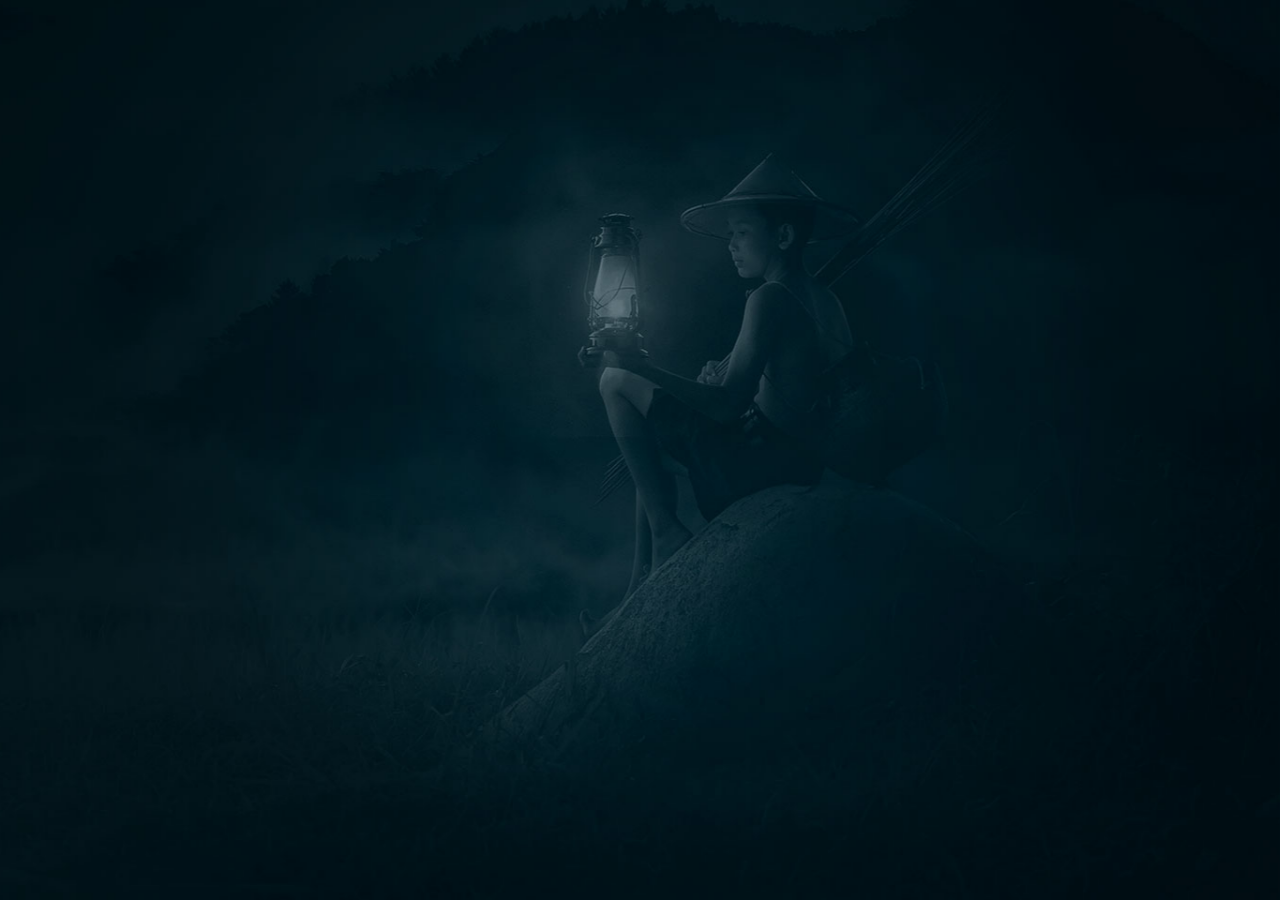
<file: project/welcome.html>
<!DOCTYPE html>
<html lang="ru">
<head>
  <meta charset="UTF-8">
  <meta http-equiv="X-UA-Compatible" content="IE=edge">
  <meta name="viewport" content="width=device-width, initial-scale=1.0">
  <link href="https://fonts.googleapis.com/css2?family=Open+Sans:wght@400;600&display=swap" rel="stylesheet">
  <title>Air-Asia | Welcome</title>
  <link rel="stylesheet" href="./css/blocks/main.css">
  <link rel="stylesheet" href="./css/blocks/welcome.css">
</head>
<body>
  <div class="welcome">
    <div class="welcome__container">
      <div class="central">
        <img src="./img/welcome/shades.png" alt="shades" class="central__img">
        <img src="./img/welcome/logo.png" alt="air-asia logo" class="central__logo">
        <h4 class="welcome__text">Открой для себя Азию</h4>
        <a href="#" class="btn btn--color--red">Войти</a>
      </div>
    </div>
  </div>
</body>
</html>
</file>
<file: project/main1.css>
body {
  font-family: "Open Sans", Helvetica, sans-serif;
  color: #FFF;
  font-size: 16px;
  line-height: 1.42;
  background: #001821;
  -webkit-font-smoothing: antialiased;
  -moz-osx-font-smoothing: grayscale;
}
* {
  box-sizing: border-box;
}
a {
  color: inherit;
}
.ul {
  padding: 0px;
  margin: 0px;
}
ul li {
  list-style: none;
}
h1, h2, h3, h4 {
  margin: 0;
  font-weight: normal;
}
p {
  margin-top: 0px;
}
* {
  box-sizing: border-box;
}
.container {
  margin: 0 auto;
  width: 1140px;
}
.header {
  height: 60px;
  position: relative;
  margin-bottom: 139px;
}
.logo {
  display: inline-block;
  position: absolute;
  top: 21px;
  left: 0px;
}
.menu {
  position: absolute;
  top: 15px;
  left: 125px;
}
.menu__item {
  display: inline-block;
  vertical-align: middle;
  margin-right: 50px;
}
.menu__item--active .menu__link {
color: #DA0100;
}
.menu__item:last-child {
margin-right: 0;
}
.menu__link {
  font-size: 14px;
  text-decoration: none;
}
.menu__link:hover {
  color: #DA0100;
}
.contacts {
  position: absolute;
  font-style: normal;
  text-align: right;
  top: 19px;
  right: -1px;
}
.contacts__phone {
  text-decoration: none;
  font-size: 26px;
  margin-bottom: 4px;
}
.contacts__dropdown-title {
  font-size: 13px;
  text-decoration: underline;
  margin-top: -8px;
  margin-right: 3px;
}
.hero__text-section {
  width: 520px;
  margin-bottom: 246px;
}
.hero__title {
  font-size: 72px;
  font-weight: bold;
  line-height: 89px;
  margin-bottom: 34px;
}
.hero__subtitle {
  font-size: 18px;
  margin-bottom: 29px;
}
.btn {
  display: inline-block;
  font-size: 14px;
  background: #F5170E;
  border-radius: 35px;
  padding: 18px 40px;
  font-weight: bold;
  text-decoration: none;
  text-transform: uppercase;
}
.btn:hover {
  background: #DA0100;
  box-shadow: 0 2 4  30% rgba(218, 1, 0, 0.3);
}
.section__title {
  font-size: 36px;
  font-weight: bold;
  margin-bottom: 45px;
}
.offers {
  padding-left: 0;
  margin-bottom: 127px;
}
.offers__item {
  min-height: 449;
  background: #FFF;
  border-radius: 4px;
  display: inline-block;
  margin-right: 40px;
  width: 345px;
  height: 449px;
}
.offers__item:last-child {
  margin-right: 0;
}
.offers__header {
  min-height: 144px;
}
.offers__header-img {
  width: 345px;
  height: 144px;
  margin-bottom: px;
}
.offers__content {
  padding: 22px 25px;
  color: #000000;
}
.offers__title {
  font-weight: bold;
  font-size: 24px;
  margin-bottom: 20px;
}
.offers__planes-cell {
  display: inline-block;
  vertical-align: top;
  margin-right: 25px;
}
.offers__planes-cell:last-child {
  margin-right: 0;
}
.offers__plane-desc {
  display: inline-block;
  color: #666666;
}
.offers__planes {
  margin-bottom: 26.5px;
}
.offers__text {
  color: #303030;
  font-size: 14px;
  margin-bottom: 24.5px;
}
.offers__content .btn--color--red {
  color: #FFF;
  background: #F5170E;
  padding: 15px 30px;
}
.btn--color--red:hover {
  background: #DA0100;
  box-shadow: 0 2 4  30% rgba(218, 1, 0, 0.3);
}
.offers__content .btn--color--white {
  color: #F5170E;
  background: #fff;
  border: 1px solid #F5170E;
  padding: 15px 30px;
  
}
.btn--color--white:hover {
  background: #F5170E;
  color: #fff;
}
.news {
  padding: 0;
  margin-bottom: 57px;
}
.news__item {
  width: 557px;
  display: inline-block;
  vertical-align: top;
  position: relative;
  border-radius: 5px;
  overflow: hidden;
  margin-right: 10px;
}
.news__cover {
  display: block;
  width: 100%;
  height: 100%;
  object-fit: cover;
}
.news__text-content {
  position: absolute;
  left: 0;
  right: 0;
  bottom: 0;
  padding: 25px 30px;
  min-height: 140px;
}
.news__date {
  font-size: 14px;
}
.news__title {
  font-size: 24px;
  font-weight: bold;
  margin-bottom: 3.5px;
  margin-top: 12.5px;
  /* Не выходит поднять new__date с помощью mb, поэтому использовал mt */
}


.pager {
  text-align: center;
}
.pager__display, .pager__list {
display: inline-block;
vertical-align: middle;
}
.pager__item {
  display: inline-block;
  vertical-align: middle;
}
.pager__item-active .pager__link {
  color: #F5170E;
  background: #fff;
}
.pager__link:hover {
  color: #F5170E;
  background: #fff;
}
.pager__link {
  display: block;
  width: 32px;
  height: 32px;
  border-radius: 50%;
  position: relative;
  text-decoration: none;
  font-weight: bold;
  line-height: 32px;
}
.about:before {
  content: "";
  width: 490px;
  height: 505px;
  background: url(./img/gates.png) center center / cover no-repeat;
  margin-right: 0px;
}
.about__desc {
  background: url(./img/mountains.png);
  padding: 70px 81px;
  width: 785px;
  margin-right: 0px;
  margin-top: 0px;
}
.about:before, .about__desc {
  display: inline-block;
  vertical-align: top;
}
.about__title {
  font-size: 36px;
  font-weight: bold;
  margin-bottom: 37px;
  color: #000;
}
.about__desc-text {
  color: #060606;
  margin-bottom: 61px;
}
.about__desc-text p {
  margin-bottom: 20px;
}
.about__desc-text p:last-child {
  margin-bottom: 0;
}
</file>
<file: project/main2.css>
/* .services-page-wrapper {
  background: url(./img/headline.png) center top no-repeat;
  overflow: hidden;
  min-width: 1150px;
  min-height: 100%;
  display: flex;
  flex-direction: column;
}
.heros__title {
  font-size: 72px;
  font-weight: bold;
  margin-bottom: 103px;
  line-height: 82px;
}
.heros__subtitle-one {
  font-size: 14px;
  color: #9A9A9A;
  text-decoration: underline;
} */
.top-line {
  min-height: 412px;
  display: flex;
  flex-direction: column;
  padding-bottom: 23.5px;
   background: url(./img/headline.png) center top no-repeat, #F2F2F2 center 80px;

}
.top-line__container {
  display: flex;
  flex: 1;
  flex-direction: column;
  justify-content: space-between;
}
.page-title {
  font-size: 72px;
  font-weight: bold;
  line-height: 1;
  margin-top: -136px;
}
/* Не знаю с помощью чего выровнять page__title кроме как через mt. Если выравниваю через header, то на главной странице тоже меняется отступ */
.breadcrumbs__list {
  display: flex;
  align-items: center;
}
.breadcrumbs__item {
  display: flex;
  align-items: center;
}
.breadcrumbs__item--active .breadcrumbs__link {
  font-weight: bold;
}
.breadcrumbs__item::after {
content: "/";
color: #9A9A9A;
}
.breadcrumbs__item:last-child::after {
  display: none;
}
.breadcrumbs__link {
  color: #9A9A9A;
  font-size: 14px;
}
.page__content {
  background: #FFF;
  color: #303030;
  padding: 90px 0;
}
.service {
  display: flex;
  margin-bottom: 25px;
  text-decoration: none;
}
.services {
  margin-bottom: 52px;
  transition: calc(.5s);
}
.service:hover {
  background: #e0e0e0;
}
.services__item:last-child {
margin-bottom: 0;
}
.service__img {
  width: 42%;
  margin-right: 5%;
}
.service__content {
  flex: 1;
  padding: 14px 0px;
  padding-bottom: 0;
}
.service__title {
  font-size: 36px;
  font-weight: bold;
  color: #000000;
  margin-bottom: 22px;
}
/* Не могу выровнять заголовок с текстом */
.service__desc {
  line-height: 27px;
  margin-bottom: 52.5px;
  max-width: 652px;
}
.services__item .btn--color--red {
  color: #FFF;
  background: #F5170E;
  padding: 18px 40px;
  transition: calc(.5s);
}
.services__item .btn--color--white {
  color: #F5170E;
  background: #fff;
  border: 1px solid #F5170E;
  padding: 18px 40px;
  transition: calc(.5s);
}
.services__item .btn--color--red:hover {
  background: #DA0100;
  box-shadow: 0px 2px 4px  30% rgba(218, 1, 0, 0.3);
}
.services__item .btn--color--white:hover {
  background: #F5170E;
  color: #fff;
}
.pager--theme--light {
  color: #000;
  margin-bottom: 0;
}
.pager--theme--light .pager__item-active .pager__link {
  color: #fff;
  background: #F5170E;
  transition: calc(.5s);
}
.pager--theme--light .pager__link:hover {
  color: #fff;
  background: #F5170E;
}
.inner-section {
  background: #fff;
  color: #1A1B1E;
  padding: 80px 0;
}
.inner-section--bg--grey {
  background: #F4F5F5;
}
.inner-section__title {
  font-size: 48px;
  font-weight: bold;
  margin-bottom: 65px;
}
.partners {
  display: flex;
  flex-wrap: wrap;
}
.partners__list {
  display: flex;
  flex-wrap: wrap;
  min-height: 236px;
}
.partners__item {
  margin-left: 20px;

}
.partners__item:nth-child(4n + 1) {
  margin-left: 0;

}
.partners__link {
  text-decoration: none;
  display: flex;
  width: 270px;
  height: 100px;
  align-items: center;
  filter: grayscale(100%);
  transition: calc(.5s);
}
.partners__link:hover {
  filter: grayscale(0);
}
</file>
<file: project/css/blocks/welcome.css>
.welcome {
  display: flex;
  position: fixed;
  top: 0;
  left: 0;
  width: 100%;
  height: 100%;
  align-items: center;
  justify-content: center;
  background: url(../../img/welcome/bg.png) center bottom / cover no-repeat;
}
.central {
  display: flex;
  flex-wrap: wrap;
  flex-direction: column;
  align-items: center;
  position: relative;
  opacity: 0;
  animation: zoom .9s ease-in;
  animation-fill-mode: forwards;
}
@keyframes zoom {
from {
transform: scale(.7);
}
to {
  opacity: 1;
  transform: scale(1);
}
20% {
  transform: scale(1.15);
}
40% {
  transform: scale(.9);
}
60% {
  transform: scale(1.1);
}
80% {
  transform: scale(.9);
}
}
.central__logo {
  width: 279px;
  height: 119px;
}
.welcome__text {
  font-size: 18px;
  margin-bottom: 52px;
}
.central .btn--color--red {
  color: #FFF;
  background: #F5170E;
  padding: 18px 60px;
  transition: calc(.5s);
}
.central .btn--color--red:hover {
  background: #DA0100;
  box-shadow: 0px 2px 4px  30% rgba(218, 1, 0, 0.3);
}
.central__img {
  position: absolute;
  min-height: 248px;
  min-width: 591px;
  margin-top: -59px;
  z-index: -1;
}
</file>
<file: project/main.css>
@import url(./css/layout/normalize.css);
@import url(./css/layout/base.css);
@import url(./css/blocks/header.css);
@import url(./css/blocks/logo.css);
@import url(./css/blocks/menu.css);
@import url(./css/blocks/contacts.css);
@import url(./css/blocks/hero__content.css);
@import url(./css/blocks/btn.css);
@import url(./css/blocks/section.css);
@import url(./css/blocks/offers.css);
@import url(./css/blocks/news.css);
@import url(./css/blocks/pager.css);
@import url(./css/blocks/about.css);
@import url(./css/blocks/footer.css);
@import url(./css/blocks/socials.css);
</file>
<file: project/css/blocks/main.css>
@import url(../layout/normalize.css);
@import url(../layout/base.css);
@import url(./header.css);
@import url(./logo.css);
@import url(./menu.css);
@import url(./contacts.css);
@import url(./hero__content.css);
@import url(./btn.css);
@import url(./section.css);
@import url(./offers.css);
@import url(./news.css);
@import url(./pager.css);
@import url(./about.css);
@import url(./footer.css);
@import url(./socials.css);
@import url(./heros.css);
@import url(./partners.css);
@import url(./inner-section.css);
@import url(./page__content.css);
@import url(./services.css);
@import url(./page.css);
@import url(./breadcrumbs.css);
@import url(./top-line.css);
@import url(./controls.css);
@import url(./form.css);
@import url(./tag.css);
@import url(./reviews.css);
@import url(./separator.css);
@import url(./reviews.css);
@import url(./avatar.css);
</file>
